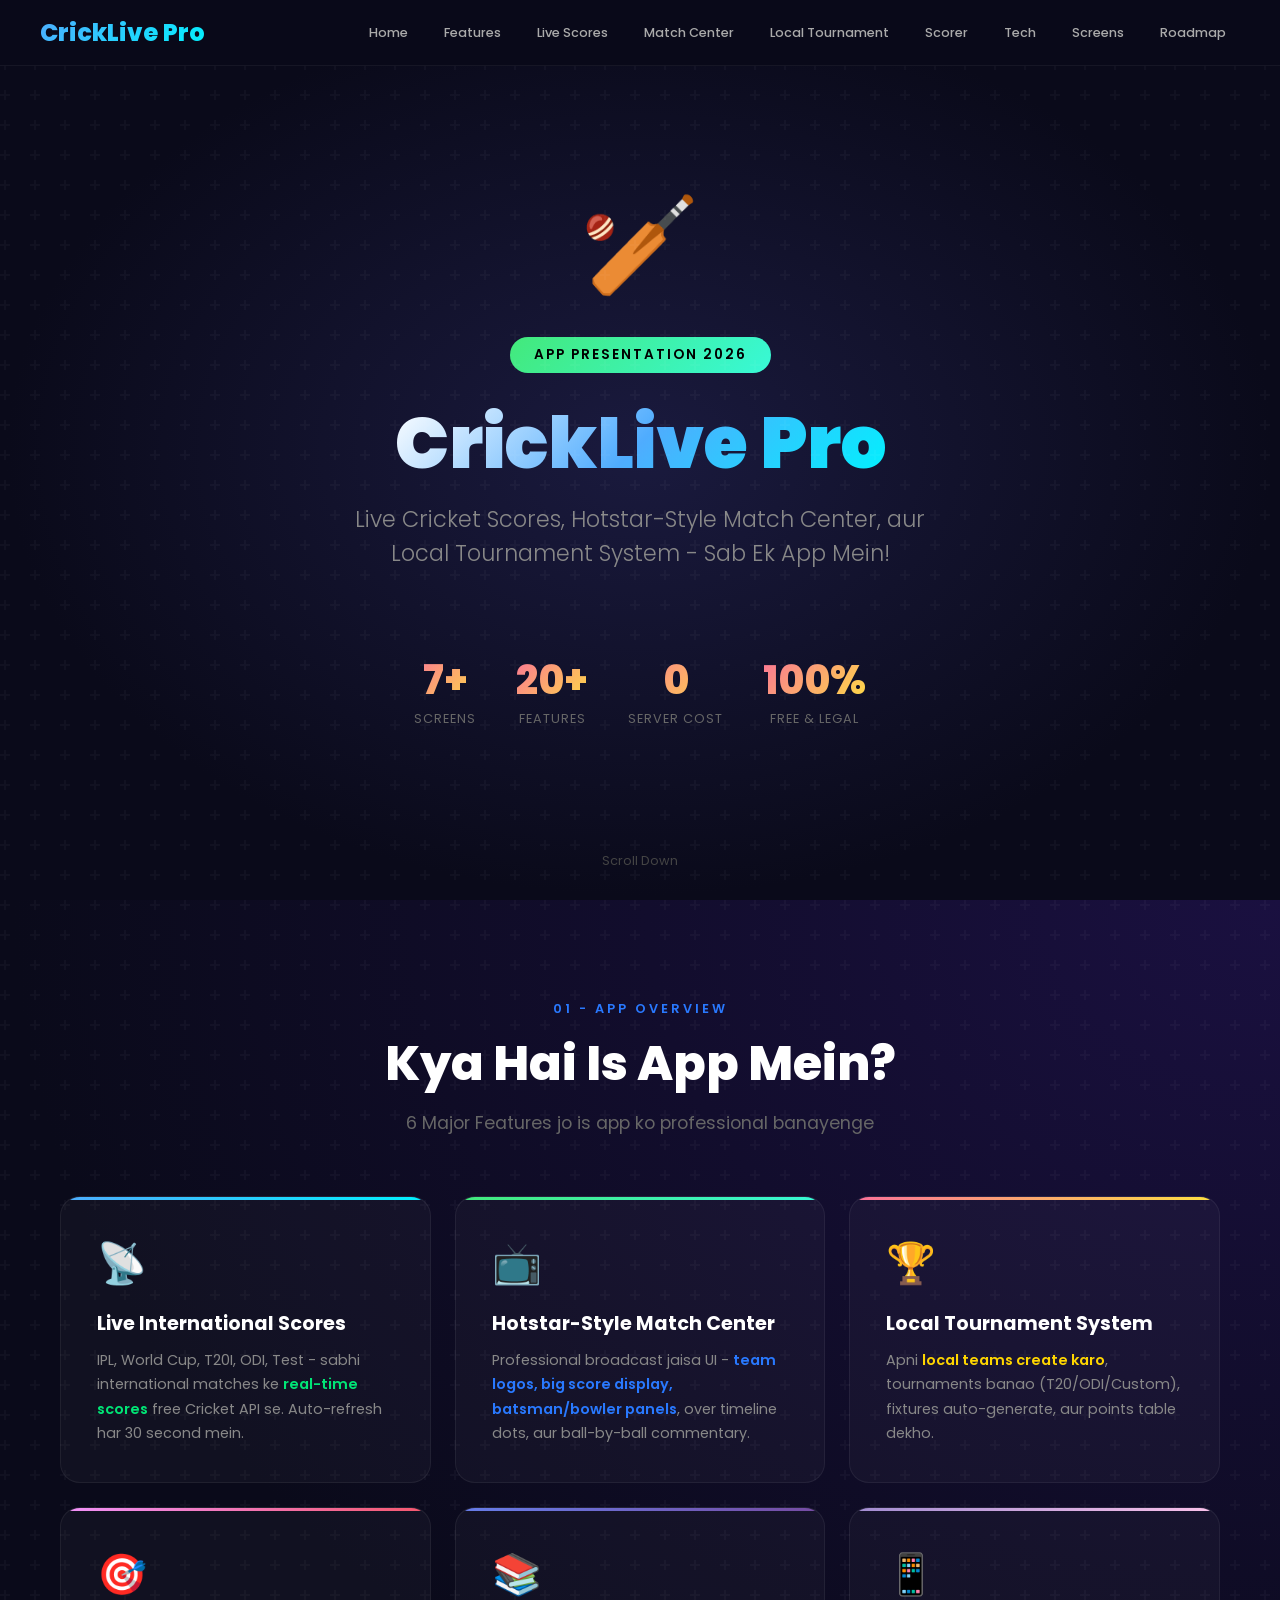
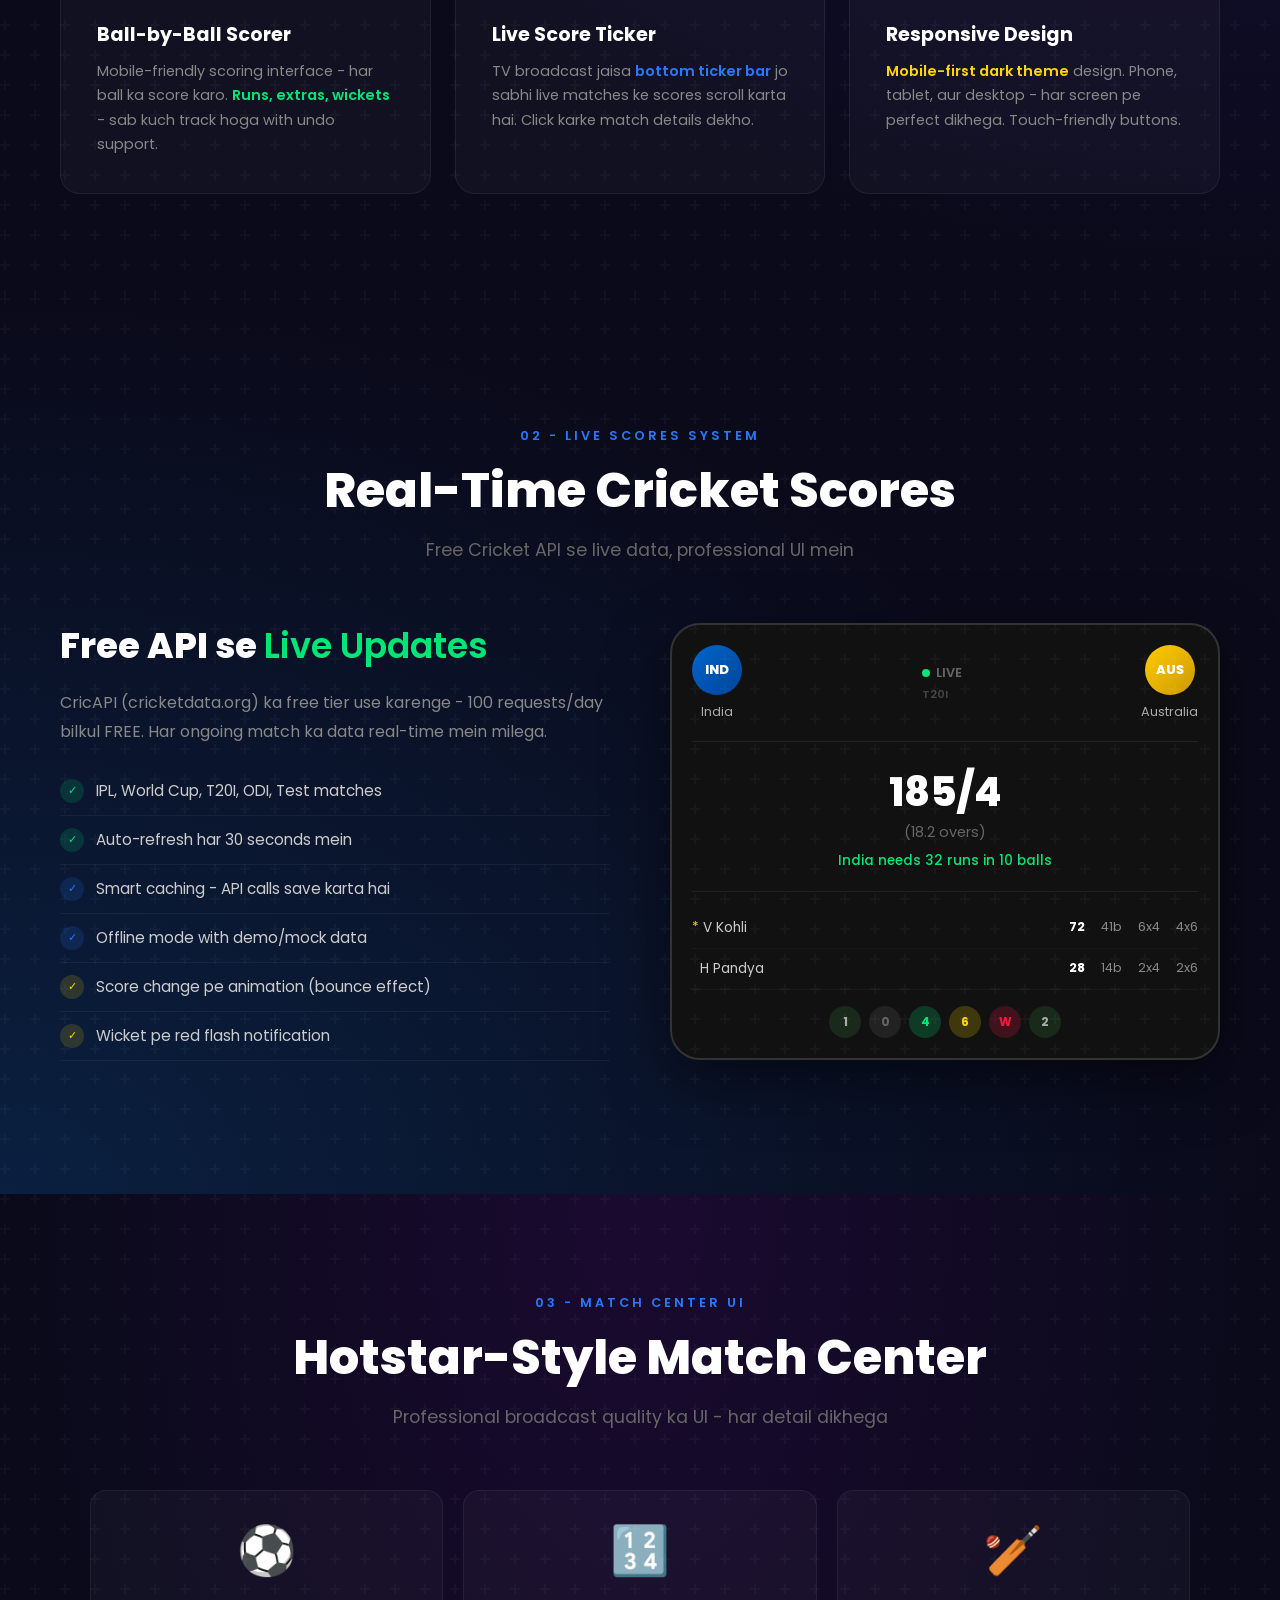
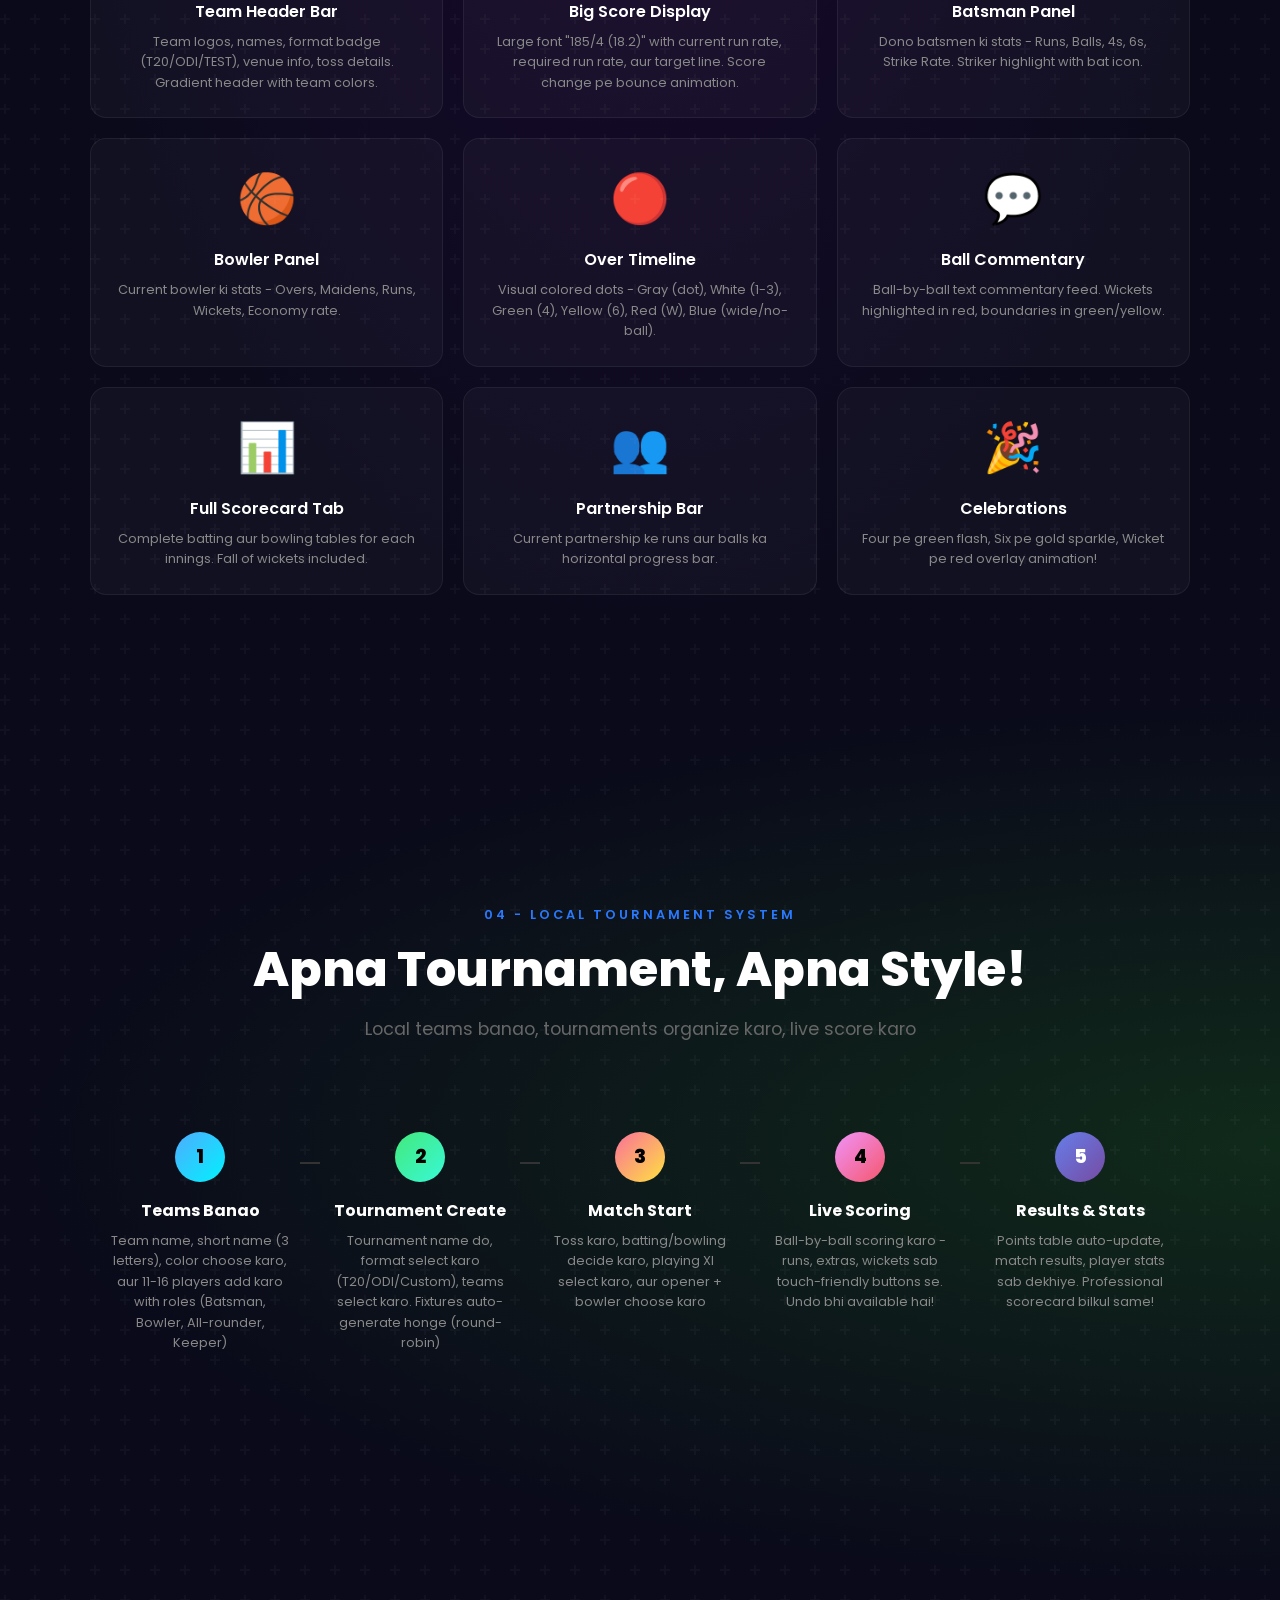
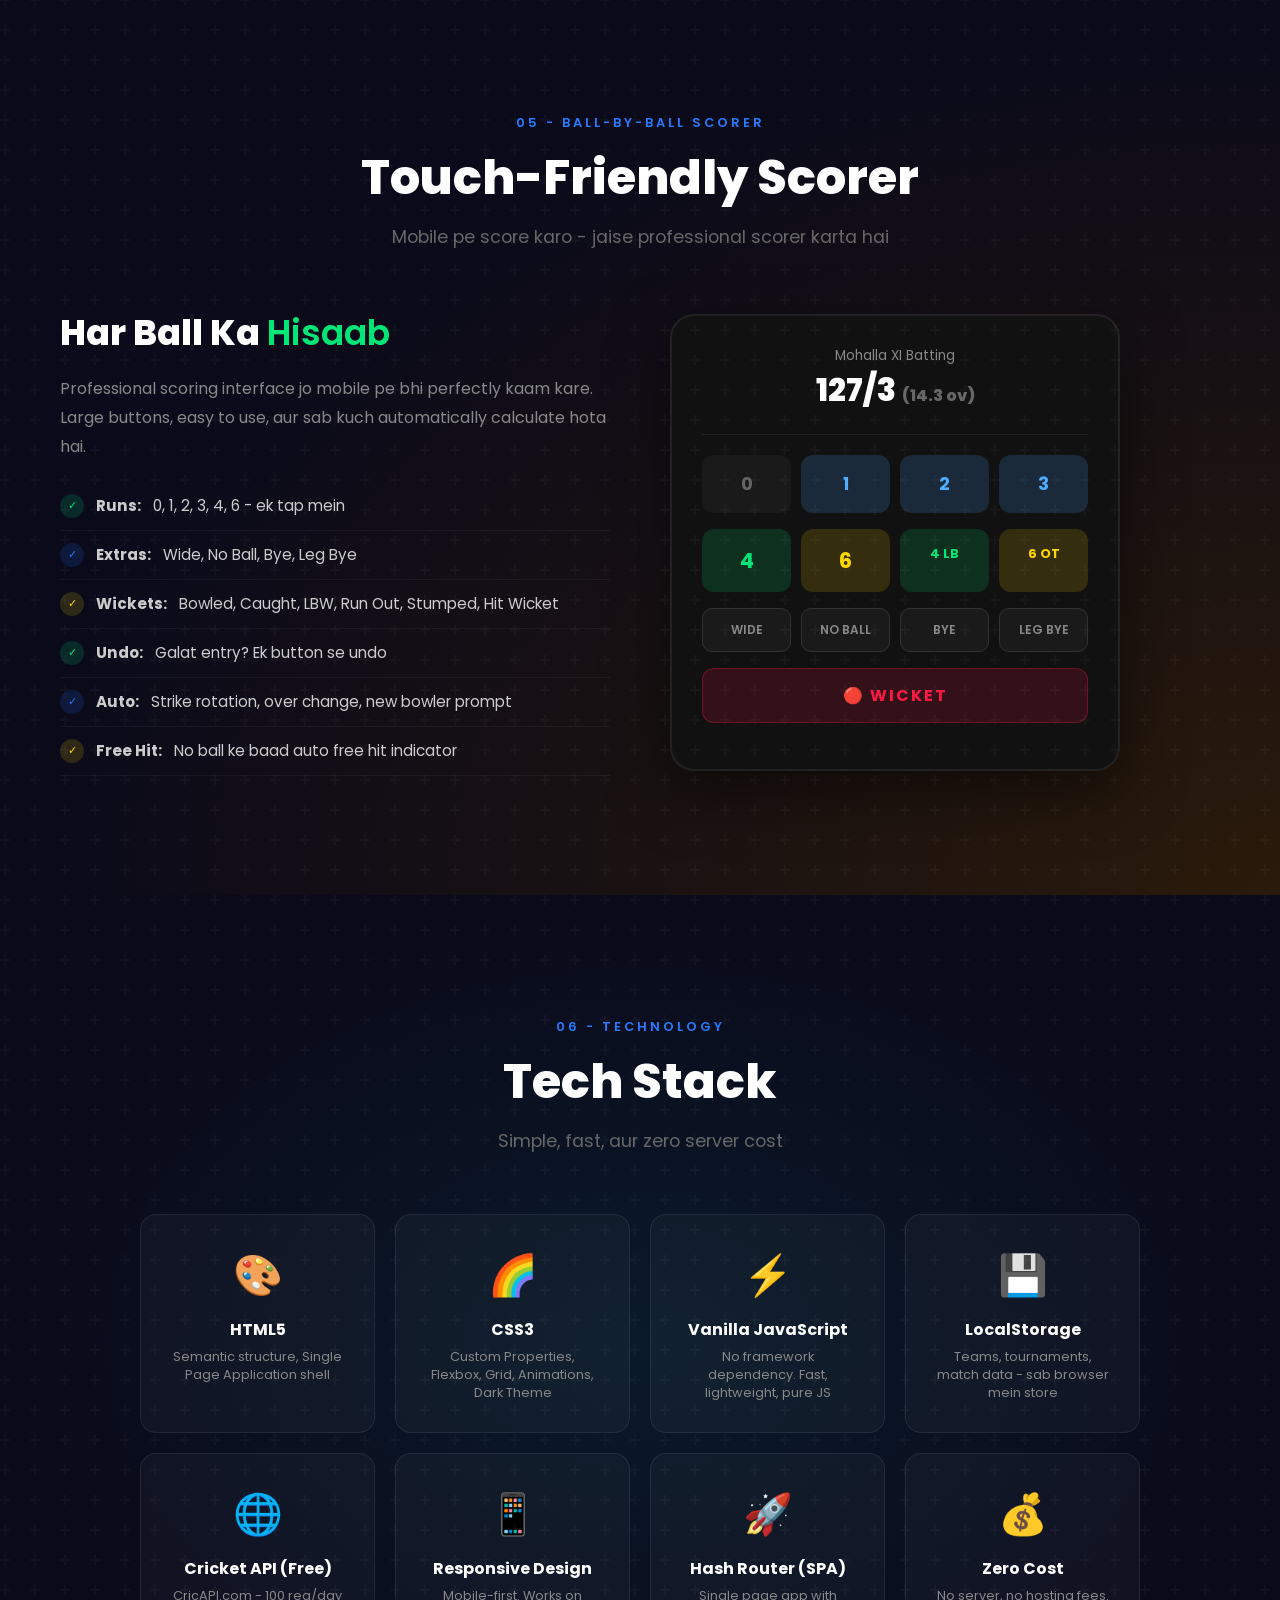
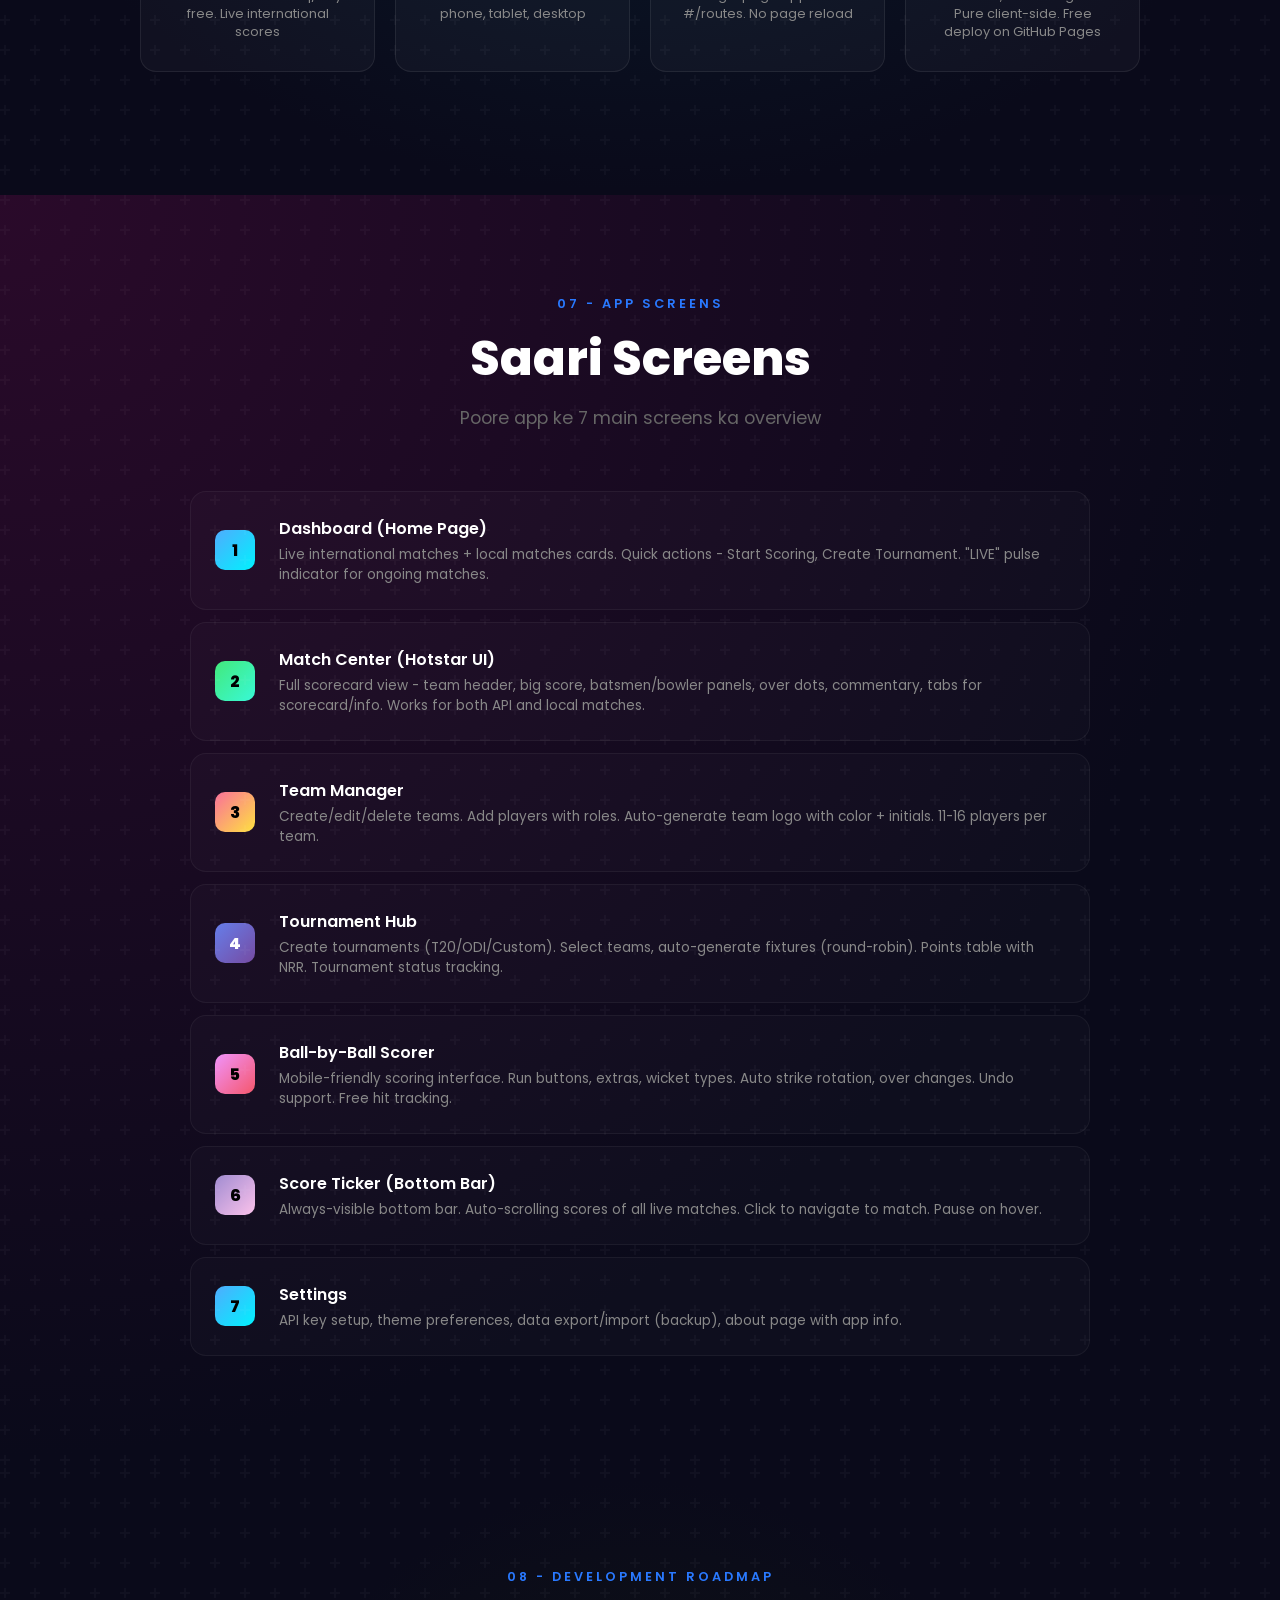
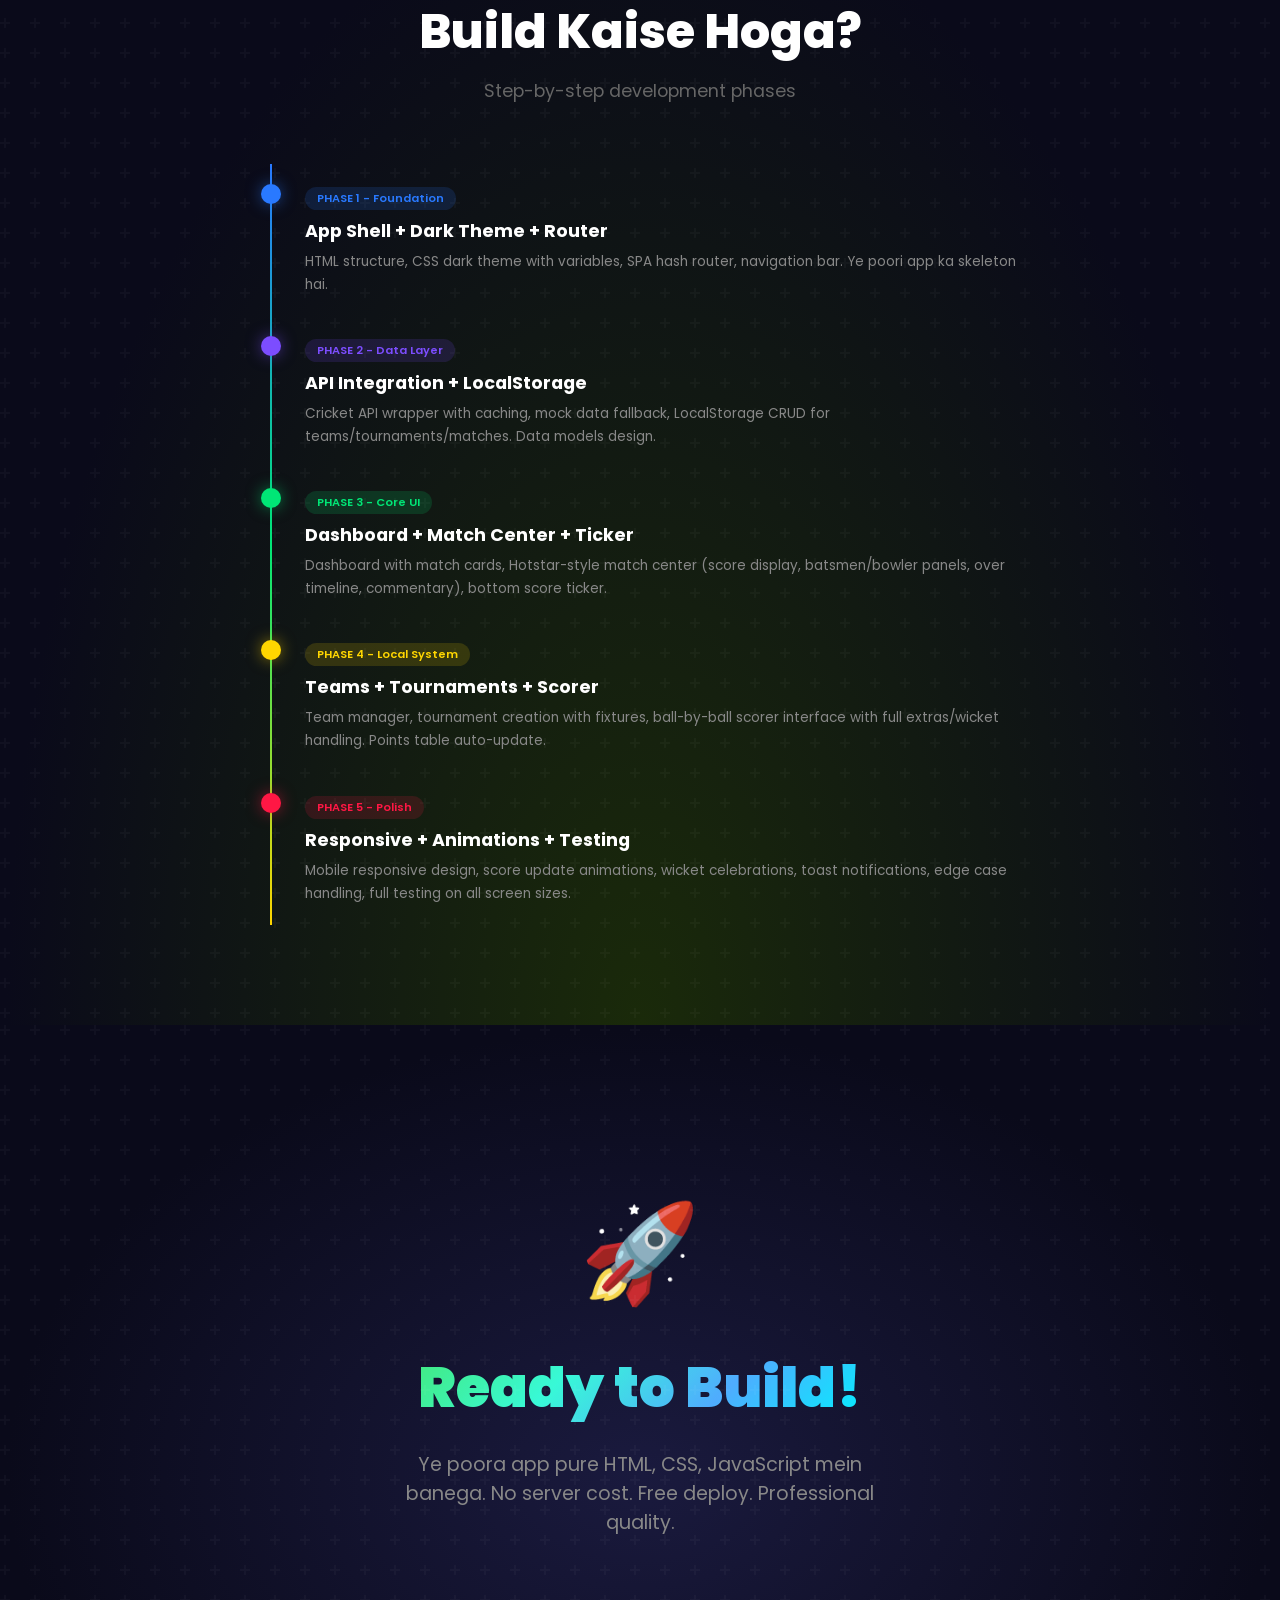
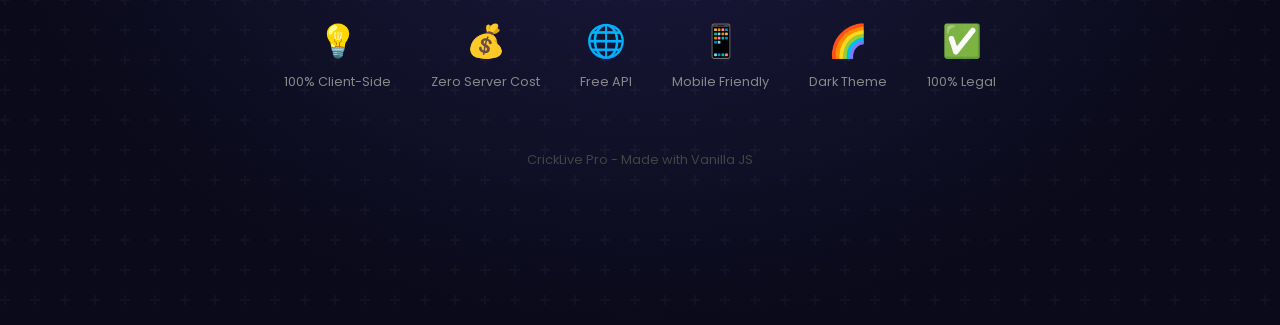
<file: CricketApp_Presentation.html>
<!DOCTYPE html>
<html lang="hi">
<head>
    <meta charset="UTF-8">
    <meta name="viewport" content="width=device-width, initial-scale=1.0">
    <title>CrickBuzz Live - App Presentation</title>
    <style>
        @import url('https://fonts.googleapis.com/css2?family=Poppins:wght@300;400;500;600;700;800;900&display=swap');

        * { margin: 0; padding: 0; box-sizing: border-box; }

        :root {
            --bg-dark: #0a0a1a;
            --bg-card: #12122a;
            --bg-surface: #1a1a3e;
            --accent-green: #00e676;
            --accent-yellow: #ffd600;
            --accent-red: #ff1744;
            --accent-blue: #2979ff;
            --accent-purple: #7c4dff;
            --gradient-1: linear-gradient(135deg, #667eea 0%, #764ba2 100%);
            --gradient-2: linear-gradient(135deg, #f093fb 0%, #f5576c 100%);
            --gradient-3: linear-gradient(135deg, #4facfe 0%, #00f2fe 100%);
            --gradient-4: linear-gradient(135deg, #43e97b 0%, #38f9d7 100%);
            --gradient-5: linear-gradient(135deg, #fa709a 0%, #fee140 100%);
            --gradient-6: linear-gradient(135deg, #a18cd1 0%, #fbc2eb 100%);
        }

        body {
            font-family: 'Poppins', sans-serif;
            background: var(--bg-dark);
            color: #fff;
            overflow-x: hidden;
            scroll-behavior: smooth;
        }

        /* ============ NAVIGATION ============ */
        .nav {
            position: fixed;
            top: 0;
            left: 0;
            right: 0;
            z-index: 1000;
            background: rgba(10, 10, 26, 0.95);
            backdrop-filter: blur(20px);
            padding: 15px 40px;
            display: flex;
            justify-content: space-between;
            align-items: center;
            border-bottom: 1px solid rgba(255,255,255,0.05);
        }

        .nav-logo {
            font-size: 1.5rem;
            font-weight: 800;
            background: var(--gradient-3);
            -webkit-background-clip: text;
            -webkit-text-fill-color: transparent;
        }

        .nav-links {
            display: flex;
            gap: 8px;
            flex-wrap: wrap;
        }

        .nav-links a {
            color: #aaa;
            text-decoration: none;
            padding: 6px 14px;
            border-radius: 20px;
            font-size: 0.8rem;
            font-weight: 500;
            transition: all 0.3s;
        }

        .nav-links a:hover {
            color: #fff;
            background: rgba(255,255,255,0.1);
        }

        /* ============ SLIDES ============ */
        .slide {
            min-height: 100vh;
            display: flex;
            flex-direction: column;
            justify-content: center;
            align-items: center;
            padding: 100px 60px;
            position: relative;
            overflow: hidden;
        }

        .slide::before {
            content: '';
            position: absolute;
            top: 0;
            left: 0;
            right: 0;
            bottom: 0;
            opacity: 0.03;
            background-image: url("data:image/svg+xml,%3Csvg width='60' height='60' viewBox='0 0 60 60' xmlns='http://www.w3.org/2000/svg'%3E%3Cg fill='none' fill-rule='evenodd'%3E%3Cg fill='%23ffffff' fill-opacity='1'%3E%3Cpath d='M36 34v-4h-2v4h-4v2h4v4h2v-4h4v-2h-4zm0-30V0h-2v4h-4v2h4v4h2V6h4V4h-4zM6 34v-4H4v4H0v2h4v4h2v-4h4v-2H6zM6 4V0H4v4H0v2h4v4h2V6h4V4H6z'/%3E%3C/g%3E%3C/g%3E%3C/svg%3E");
        }

        /* ============ SLIDE 1: TITLE ============ */
        .slide-title {
            background: radial-gradient(ellipse at center, #1a1a3e 0%, #0a0a1a 70%);
            text-align: center;
        }

        .title-badge {
            display: inline-block;
            background: var(--gradient-4);
            color: #000;
            padding: 8px 24px;
            border-radius: 30px;
            font-size: 0.85rem;
            font-weight: 600;
            margin-bottom: 30px;
            letter-spacing: 2px;
            text-transform: uppercase;
        }

        .main-title {
            font-size: 4.5rem;
            font-weight: 900;
            line-height: 1.1;
            margin-bottom: 20px;
            background: linear-gradient(135deg, #fff 0%, #4facfe 50%, #00f2fe 100%);
            -webkit-background-clip: text;
            -webkit-text-fill-color: transparent;
        }

        .main-subtitle {
            font-size: 1.4rem;
            color: #888;
            font-weight: 300;
            max-width: 600px;
            margin-bottom: 40px;
        }

        .cricket-emoji {
            font-size: 6rem;
            margin-bottom: 20px;
            animation: bounce 2s infinite;
        }

        @keyframes bounce {
            0%, 100% { transform: translateY(0); }
            50% { transform: translateY(-20px); }
        }

        .stats-row {
            display: flex;
            gap: 40px;
            margin-top: 40px;
        }

        .stat-item {
            text-align: center;
        }

        .stat-number {
            font-size: 2.5rem;
            font-weight: 800;
            background: var(--gradient-5);
            -webkit-background-clip: text;
            -webkit-text-fill-color: transparent;
        }

        .stat-label {
            font-size: 0.8rem;
            color: #666;
            text-transform: uppercase;
            letter-spacing: 1px;
        }

        /* ============ SLIDE 2: OVERVIEW ============ */
        .slide-overview {
            background: radial-gradient(ellipse at top right, #1a1040 0%, #0a0a1a 70%);
        }

        .section-header {
            text-align: center;
            margin-bottom: 60px;
        }

        .section-number {
            font-size: 0.8rem;
            color: var(--accent-blue);
            letter-spacing: 3px;
            text-transform: uppercase;
            font-weight: 600;
        }

        .section-title {
            font-size: 3rem;
            font-weight: 800;
            margin-top: 10px;
        }

        .section-subtitle {
            color: #666;
            font-size: 1.1rem;
            margin-top: 10px;
        }

        .features-grid {
            display: grid;
            grid-template-columns: repeat(auto-fit, minmax(280px, 1fr));
            gap: 24px;
            max-width: 1200px;
            width: 100%;
        }

        .feature-card {
            background: rgba(255,255,255,0.03);
            border: 1px solid rgba(255,255,255,0.06);
            border-radius: 20px;
            padding: 36px;
            transition: all 0.4s;
            position: relative;
            overflow: hidden;
        }

        .feature-card:hover {
            transform: translateY(-8px);
            border-color: rgba(255,255,255,0.15);
            background: rgba(255,255,255,0.06);
        }

        .feature-card::before {
            content: '';
            position: absolute;
            top: 0;
            left: 0;
            right: 0;
            height: 3px;
            border-radius: 20px 20px 0 0;
        }

        .feature-card:nth-child(1)::before { background: var(--gradient-3); }
        .feature-card:nth-child(2)::before { background: var(--gradient-4); }
        .feature-card:nth-child(3)::before { background: var(--gradient-5); }
        .feature-card:nth-child(4)::before { background: var(--gradient-2); }
        .feature-card:nth-child(5)::before { background: var(--gradient-1); }
        .feature-card:nth-child(6)::before { background: var(--gradient-6); }

        .feature-icon {
            font-size: 2.5rem;
            margin-bottom: 16px;
        }

        .feature-title {
            font-size: 1.2rem;
            font-weight: 700;
            margin-bottom: 10px;
        }

        .feature-desc {
            color: #888;
            font-size: 0.9rem;
            line-height: 1.7;
        }

        /* ============ SLIDE 3: LIVE SCORES ============ */
        .slide-live {
            background: radial-gradient(ellipse at bottom left, #0a2040 0%, #0a0a1a 70%);
        }

        .two-col {
            display: grid;
            grid-template-columns: 1fr 1fr;
            gap: 60px;
            max-width: 1200px;
            width: 100%;
            align-items: center;
        }

        .col-text h3 {
            font-size: 2.2rem;
            font-weight: 800;
            margin-bottom: 20px;
            line-height: 1.3;
        }

        .col-text p {
            color: #888;
            line-height: 1.8;
            margin-bottom: 20px;
        }

        .feature-list {
            list-style: none;
            padding: 0;
        }

        .feature-list li {
            padding: 12px 0;
            border-bottom: 1px solid rgba(255,255,255,0.05);
            display: flex;
            align-items: center;
            gap: 12px;
            font-size: 0.95rem;
            color: #ccc;
        }

        .feature-list li .check {
            width: 24px;
            height: 24px;
            border-radius: 50%;
            display: flex;
            align-items: center;
            justify-content: center;
            font-size: 0.7rem;
            flex-shrink: 0;
        }

        .check-green { background: rgba(0,230,118,0.15); color: var(--accent-green); }
        .check-blue { background: rgba(41,121,255,0.15); color: var(--accent-blue); }
        .check-yellow { background: rgba(255,214,0,0.15); color: var(--accent-yellow); }

        /* Mock UI Preview */
        .mock-phone {
            background: #111;
            border-radius: 30px;
            padding: 20px;
            border: 2px solid #333;
            box-shadow: 0 20px 60px rgba(0,0,0,0.5);
        }

        .mock-header {
            display: flex;
            justify-content: space-between;
            align-items: center;
            margin-bottom: 20px;
        }

        .mock-team {
            text-align: center;
        }

        .mock-team-logo {
            width: 50px;
            height: 50px;
            border-radius: 50%;
            display: flex;
            align-items: center;
            justify-content: center;
            font-weight: 800;
            font-size: 0.8rem;
            margin: 0 auto 8px;
        }

        .mock-vs {
            color: #666;
            font-size: 0.8rem;
            font-weight: 600;
        }

        .mock-score-big {
            text-align: center;
            padding: 20px 0;
            border-top: 1px solid #222;
            border-bottom: 1px solid #222;
        }

        .mock-score-big .score {
            font-size: 2.5rem;
            font-weight: 800;
        }

        .mock-score-big .overs {
            color: #666;
            font-size: 0.9rem;
        }

        .mock-score-big .status {
            color: var(--accent-green);
            font-size: 0.85rem;
            margin-top: 8px;
            font-weight: 500;
        }

        .live-dot {
            display: inline-block;
            width: 8px;
            height: 8px;
            background: var(--accent-green);
            border-radius: 50%;
            margin-right: 6px;
            animation: pulse 1.5s infinite;
        }

        @keyframes pulse {
            0%, 100% { opacity: 1; transform: scale(1); }
            50% { opacity: 0.5; transform: scale(0.8); }
        }

        .mock-batsmen {
            margin-top: 16px;
        }

        .mock-batsman-row {
            display: flex;
            justify-content: space-between;
            padding: 10px 0;
            border-bottom: 1px solid #1a1a1a;
            font-size: 0.85rem;
        }

        .mock-batsman-name {
            color: #ccc;
            flex: 1;
        }

        .mock-batsman-name .striker { color: var(--accent-yellow); }

        .mock-batsman-stats {
            display: flex;
            gap: 16px;
            color: #888;
            font-size: 0.8rem;
        }

        .mock-batsman-stats .runs {
            color: #fff;
            font-weight: 700;
        }

        .mock-over-dots {
            display: flex;
            gap: 8px;
            margin-top: 16px;
            justify-content: center;
        }

        .dot {
            width: 32px;
            height: 32px;
            border-radius: 50%;
            display: flex;
            align-items: center;
            justify-content: center;
            font-size: 0.75rem;
            font-weight: 700;
        }

        .dot-0 { background: #222; color: #666; }
        .dot-1 { background: #1a2a1a; color: #aaa; }
        .dot-4 { background: rgba(0,230,118,0.2); color: var(--accent-green); }
        .dot-6 { background: rgba(255,214,0,0.2); color: var(--accent-yellow); }
        .dot-w { background: rgba(255,23,68,0.2); color: var(--accent-red); }

        /* ============ SLIDE 4: MATCH CENTER ============ */
        .slide-matchcenter {
            background: radial-gradient(ellipse at top, #1a0a30 0%, #0a0a1a 70%);
        }

        .ui-preview-grid {
            display: grid;
            grid-template-columns: repeat(3, 1fr);
            gap: 20px;
            max-width: 1100px;
            width: 100%;
        }

        .ui-preview-item {
            background: rgba(255,255,255,0.03);
            border: 1px solid rgba(255,255,255,0.06);
            border-radius: 16px;
            padding: 24px;
            text-align: center;
        }

        .ui-preview-item .preview-icon {
            font-size: 3rem;
            margin-bottom: 12px;
        }

        .ui-preview-item h4 {
            font-size: 1rem;
            font-weight: 600;
            margin-bottom: 8px;
        }

        .ui-preview-item p {
            color: #888;
            font-size: 0.8rem;
            line-height: 1.6;
        }

        /* ============ SLIDE 5: LOCAL TOURNAMENT ============ */
        .slide-local {
            background: radial-gradient(ellipse at center right, #102a1a 0%, #0a0a1a 70%);
        }

        .flow-steps {
            display: flex;
            gap: 0;
            max-width: 1100px;
            width: 100%;
            align-items: flex-start;
        }

        .flow-step {
            flex: 1;
            text-align: center;
            padding: 30px 20px;
            position: relative;
        }

        .flow-step::after {
            content: '';
            position: absolute;
            top: 60px;
            right: -10px;
            width: 20px;
            height: 2px;
            background: #333;
        }

        .flow-step:last-child::after { display: none; }

        .flow-step-num {
            width: 50px;
            height: 50px;
            border-radius: 50%;
            display: flex;
            align-items: center;
            justify-content: center;
            font-weight: 800;
            font-size: 1.2rem;
            margin: 0 auto 16px;
        }

        .step-1 .flow-step-num { background: var(--gradient-3); color: #000; }
        .step-2 .flow-step-num { background: var(--gradient-4); color: #000; }
        .step-3 .flow-step-num { background: var(--gradient-5); color: #000; }
        .step-4 .flow-step-num { background: var(--gradient-2); color: #000; }
        .step-5 .flow-step-num { background: var(--gradient-1); color: #fff; }

        .flow-step h4 {
            font-size: 1rem;
            font-weight: 700;
            margin-bottom: 8px;
        }

        .flow-step p {
            color: #888;
            font-size: 0.8rem;
            line-height: 1.6;
        }

        /* ============ SLIDE 6: SCORER ============ */
        .slide-scorer {
            background: radial-gradient(ellipse at bottom right, #2a1a0a 0%, #0a0a1a 70%);
        }

        .scorer-preview {
            background: #111;
            border-radius: 24px;
            padding: 30px;
            max-width: 450px;
            width: 100%;
            border: 2px solid #222;
            box-shadow: 0 20px 60px rgba(0,0,0,0.5);
        }

        .scorer-mini-score {
            text-align: center;
            padding-bottom: 20px;
            border-bottom: 1px solid #222;
            margin-bottom: 20px;
        }

        .scorer-mini-score .team-name {
            font-size: 0.85rem;
            color: #888;
        }

        .scorer-mini-score .score-text {
            font-size: 2rem;
            font-weight: 800;
        }

        .scorer-buttons {
            display: grid;
            grid-template-columns: repeat(4, 1fr);
            gap: 10px;
            margin-bottom: 16px;
        }

        .scorer-btn {
            padding: 16px 8px;
            border-radius: 12px;
            text-align: center;
            font-weight: 700;
            font-size: 1.1rem;
            border: none;
            cursor: pointer;
        }

        .btn-run { background: #1a2a3a; color: #4facfe; }
        .btn-4 { background: rgba(0,230,118,0.15); color: var(--accent-green); font-size: 1.3rem; }
        .btn-6 { background: rgba(255,214,0,0.15); color: var(--accent-yellow); font-size: 1.3rem; }
        .btn-dot { background: #1a1a1a; color: #666; }

        .scorer-extras {
            display: grid;
            grid-template-columns: repeat(4, 1fr);
            gap: 10px;
            margin-bottom: 16px;
        }

        .btn-extra {
            padding: 12px 8px;
            border-radius: 10px;
            text-align: center;
            font-size: 0.75rem;
            font-weight: 600;
            background: #1a1a1a;
            color: #888;
            border: 1px solid #333;
        }

        .btn-wicket {
            grid-column: span 4;
            padding: 14px;
            border-radius: 12px;
            text-align: center;
            font-weight: 700;
            font-size: 1rem;
            background: rgba(255,23,68,0.15);
            color: var(--accent-red);
            border: 1px solid rgba(255,23,68,0.3);
            text-transform: uppercase;
            letter-spacing: 2px;
        }

        /* ============ SLIDE 7: TECH STACK ============ */
        .slide-tech {
            background: radial-gradient(ellipse at center, #0a1a2a 0%, #0a0a1a 70%);
        }

        .tech-grid {
            display: grid;
            grid-template-columns: repeat(auto-fit, minmax(220px, 1fr));
            gap: 20px;
            max-width: 1000px;
            width: 100%;
        }

        .tech-card {
            background: rgba(255,255,255,0.03);
            border: 1px solid rgba(255,255,255,0.08);
            border-radius: 16px;
            padding: 30px;
            text-align: center;
            transition: all 0.3s;
        }

        .tech-card:hover {
            transform: translateY(-5px);
            background: rgba(255,255,255,0.06);
        }

        .tech-card .tech-icon {
            font-size: 2.5rem;
            margin-bottom: 12px;
        }

        .tech-card h4 {
            font-size: 1rem;
            font-weight: 700;
            margin-bottom: 6px;
        }

        .tech-card p {
            color: #888;
            font-size: 0.8rem;
        }

        /* ============ SLIDE 8: SCREENS ============ */
        .slide-screens {
            background: radial-gradient(ellipse at top left, #2a0a2a 0%, #0a0a1a 70%);
        }

        .screen-list {
            max-width: 900px;
            width: 100%;
        }

        .screen-item {
            display: flex;
            gap: 24px;
            padding: 24px;
            background: rgba(255,255,255,0.02);
            border: 1px solid rgba(255,255,255,0.05);
            border-radius: 16px;
            margin-bottom: 12px;
            align-items: center;
            transition: all 0.3s;
        }

        .screen-item:hover {
            background: rgba(255,255,255,0.05);
            transform: translateX(8px);
        }

        .screen-num {
            width: 40px;
            height: 40px;
            border-radius: 10px;
            display: flex;
            align-items: center;
            justify-content: center;
            font-weight: 800;
            font-size: 1rem;
            flex-shrink: 0;
        }

        .screen-item:nth-child(1) .screen-num { background: var(--gradient-3); color: #000; }
        .screen-item:nth-child(2) .screen-num { background: var(--gradient-4); color: #000; }
        .screen-item:nth-child(3) .screen-num { background: var(--gradient-5); color: #000; }
        .screen-item:nth-child(4) .screen-num { background: var(--gradient-1); color: #fff; }
        .screen-item:nth-child(5) .screen-num { background: var(--gradient-2); color: #000; }
        .screen-item:nth-child(6) .screen-num { background: var(--gradient-6); color: #000; }
        .screen-item:nth-child(7) .screen-num { background: var(--gradient-3); color: #000; }

        .screen-info h4 {
            font-size: 1rem;
            font-weight: 600;
            margin-bottom: 4px;
        }

        .screen-info p {
            color: #888;
            font-size: 0.85rem;
        }

        /* ============ SLIDE 9: ROADMAP ============ */
        .slide-roadmap {
            background: radial-gradient(ellipse at bottom, #1a2a0a 0%, #0a0a1a 70%);
        }

        .roadmap {
            max-width: 800px;
            width: 100%;
            position: relative;
        }

        .roadmap::before {
            content: '';
            position: absolute;
            top: 0;
            bottom: 0;
            left: 30px;
            width: 2px;
            background: linear-gradient(to bottom, var(--accent-blue), var(--accent-green), var(--accent-yellow));
        }

        .roadmap-item {
            display: flex;
            gap: 24px;
            padding: 20px 0;
            align-items: flex-start;
        }

        .roadmap-dot {
            width: 20px;
            height: 20px;
            border-radius: 50%;
            flex-shrink: 0;
            margin-left: 21px;
            z-index: 1;
        }

        .roadmap-item:nth-child(1) .roadmap-dot { background: var(--accent-blue); box-shadow: 0 0 15px rgba(41,121,255,0.5); }
        .roadmap-item:nth-child(2) .roadmap-dot { background: var(--accent-purple); box-shadow: 0 0 15px rgba(124,77,255,0.5); }
        .roadmap-item:nth-child(3) .roadmap-dot { background: var(--accent-green); box-shadow: 0 0 15px rgba(0,230,118,0.5); }
        .roadmap-item:nth-child(4) .roadmap-dot { background: var(--accent-yellow); box-shadow: 0 0 15px rgba(255,214,0,0.5); }
        .roadmap-item:nth-child(5) .roadmap-dot { background: var(--accent-red); box-shadow: 0 0 15px rgba(255,23,68,0.5); }

        .roadmap-content h4 {
            font-size: 1.1rem;
            font-weight: 700;
            margin-bottom: 6px;
        }

        .roadmap-content p {
            color: #888;
            font-size: 0.85rem;
            line-height: 1.7;
        }

        .roadmap-content .phase-tag {
            display: inline-block;
            padding: 3px 12px;
            border-radius: 12px;
            font-size: 0.7rem;
            font-weight: 600;
            margin-bottom: 8px;
        }

        .tag-blue { background: rgba(41,121,255,0.15); color: var(--accent-blue); }
        .tag-purple { background: rgba(124,77,255,0.15); color: var(--accent-purple); }
        .tag-green { background: rgba(0,230,118,0.15); color: var(--accent-green); }
        .tag-yellow { background: rgba(255,214,0,0.15); color: var(--accent-yellow); }
        .tag-red { background: rgba(255,23,68,0.15); color: var(--accent-red); }

        /* ============ SLIDE 10: CTA ============ */
        .slide-cta {
            background: radial-gradient(ellipse at center, #1a1a3e 0%, #0a0a1a 70%);
            text-align: center;
        }

        .cta-title {
            font-size: 3.5rem;
            font-weight: 900;
            margin-bottom: 20px;
            background: linear-gradient(135deg, #43e97b, #38f9d7, #4facfe, #00f2fe);
            -webkit-background-clip: text;
            -webkit-text-fill-color: transparent;
        }

        .cta-subtitle {
            color: #888;
            font-size: 1.2rem;
            margin-bottom: 40px;
            max-width: 500px;
        }

        .cta-features {
            display: flex;
            gap: 40px;
            margin-top: 40px;
            flex-wrap: wrap;
            justify-content: center;
        }

        .cta-feature {
            text-align: center;
        }

        .cta-feature .icon {
            font-size: 2rem;
            margin-bottom: 8px;
        }

        .cta-feature .label {
            font-size: 0.8rem;
            color: #888;
        }

        /* ============ RESPONSIVE ============ */
        @media (max-width: 768px) {
            .slide { padding: 80px 24px; }
            .main-title { font-size: 2.5rem; }
            .section-title { font-size: 2rem; }
            .two-col { grid-template-columns: 1fr; }
            .ui-preview-grid { grid-template-columns: 1fr 1fr; }
            .flow-steps { flex-direction: column; }
            .flow-step::after { display: none; }
            .stats-row { flex-direction: column; gap: 20px; }
            .nav-links { display: none; }
            .cta-title { font-size: 2.2rem; }
        }

        /* Smooth scroll indicator */
        .scroll-indicator {
            position: absolute;
            bottom: 30px;
            left: 50%;
            transform: translateX(-50%);
            color: #444;
            font-size: 0.8rem;
            text-align: center;
            animation: fadeInOut 2s infinite;
        }

        @keyframes fadeInOut {
            0%, 100% { opacity: 0.3; }
            50% { opacity: 1; }
        }

        .highlight { color: var(--accent-green); font-weight: 600; }
        .highlight-blue { color: var(--accent-blue); font-weight: 600; }
        .highlight-yellow { color: var(--accent-yellow); font-weight: 600; }
    </style>
</head>
<body>

    <!-- Navigation -->
    <nav class="nav">
        <div class="nav-logo">CrickLive Pro</div>
        <div class="nav-links">
            <a href="#title">Home</a>
            <a href="#overview">Features</a>
            <a href="#live">Live Scores</a>
            <a href="#matchcenter">Match Center</a>
            <a href="#local">Local Tournament</a>
            <a href="#scorer">Scorer</a>
            <a href="#tech">Tech</a>
            <a href="#screens">Screens</a>
            <a href="#roadmap">Roadmap</a>
        </div>
    </nav>

    <!-- ==================== SLIDE 1: TITLE ==================== -->
    <section class="slide slide-title" id="title">
        <div class="cricket-emoji">&#127951;</div>
        <div class="title-badge">App Presentation 2026</div>
        <h1 class="main-title">CrickLive Pro</h1>
        <p class="main-subtitle">Live Cricket Scores, Hotstar-Style Match Center, aur Local Tournament System - Sab Ek App Mein!</p>

        <div class="stats-row">
            <div class="stat-item">
                <div class="stat-number">7+</div>
                <div class="stat-label">Screens</div>
            </div>
            <div class="stat-item">
                <div class="stat-number">20+</div>
                <div class="stat-label">Features</div>
            </div>
            <div class="stat-item">
                <div class="stat-number">0</div>
                <div class="stat-label">Server Cost</div>
            </div>
            <div class="stat-item">
                <div class="stat-number">100%</div>
                <div class="stat-label">Free & Legal</div>
            </div>
        </div>

        <div class="scroll-indicator">Scroll Down</div>
    </section>

    <!-- ==================== SLIDE 2: APP OVERVIEW ==================== -->
    <section class="slide slide-overview" id="overview">
        <div class="section-header">
            <div class="section-number">01 - App Overview</div>
            <h2 class="section-title">Kya Hai Is App Mein?</h2>
            <p class="section-subtitle">6 Major Features jo is app ko professional banayenge</p>
        </div>

        <div class="features-grid">
            <div class="feature-card">
                <div class="feature-icon">&#128225;</div>
                <div class="feature-title">Live International Scores</div>
                <div class="feature-desc">IPL, World Cup, T20I, ODI, Test - sabhi international matches ke <span class="highlight">real-time scores</span> free Cricket API se. Auto-refresh har 30 second mein.</div>
            </div>
            <div class="feature-card">
                <div class="feature-icon">&#128250;</div>
                <div class="feature-title">Hotstar-Style Match Center</div>
                <div class="feature-desc">Professional broadcast jaisa UI - <span class="highlight-blue">team logos, big score display, batsman/bowler panels</span>, over timeline dots, aur ball-by-ball commentary.</div>
            </div>
            <div class="feature-card">
                <div class="feature-icon">&#127942;</div>
                <div class="feature-title">Local Tournament System</div>
                <div class="feature-desc">Apni <span class="highlight-yellow">local teams create karo</span>, tournaments banao (T20/ODI/Custom), fixtures auto-generate, aur points table dekho.</div>
            </div>
            <div class="feature-card">
                <div class="feature-icon">&#127919;</div>
                <div class="feature-title">Ball-by-Ball Scorer</div>
                <div class="feature-desc">Mobile-friendly scoring interface - har ball ka score karo. <span class="highlight">Runs, extras, wickets</span> - sab kuch track hoga with undo support.</div>
            </div>
            <div class="feature-card">
                <div class="feature-icon">&#128218;</div>
                <div class="feature-title">Live Score Ticker</div>
                <div class="feature-desc">TV broadcast jaisa <span class="highlight-blue">bottom ticker bar</span> jo sabhi live matches ke scores scroll karta hai. Click karke match details dekho.</div>
            </div>
            <div class="feature-card">
                <div class="feature-icon">&#128241;</div>
                <div class="feature-title">Responsive Design</div>
                <div class="feature-desc"><span class="highlight-yellow">Mobile-first dark theme</span> design. Phone, tablet, aur desktop - har screen pe perfect dikhega. Touch-friendly buttons.</div>
            </div>
        </div>
    </section>

    <!-- ==================== SLIDE 3: LIVE SCORES ==================== -->
    <section class="slide slide-live" id="live">
        <div class="section-header">
            <div class="section-number">02 - Live Scores System</div>
            <h2 class="section-title">Real-Time Cricket Scores</h2>
            <p class="section-subtitle">Free Cricket API se live data, professional UI mein</p>
        </div>

        <div class="two-col">
            <div class="col-text">
                <h3>Free API se <span class="highlight">Live Updates</span></h3>
                <p>CricAPI (cricketdata.org) ka free tier use karenge - 100 requests/day bilkul FREE. Har ongoing match ka data real-time mein milega.</p>

                <ul class="feature-list">
                    <li>
                        <span class="check check-green">&#10003;</span>
                        IPL, World Cup, T20I, ODI, Test matches
                    </li>
                    <li>
                        <span class="check check-green">&#10003;</span>
                        Auto-refresh har 30 seconds mein
                    </li>
                    <li>
                        <span class="check check-blue">&#10003;</span>
                        Smart caching - API calls save karta hai
                    </li>
                    <li>
                        <span class="check check-blue">&#10003;</span>
                        Offline mode with demo/mock data
                    </li>
                    <li>
                        <span class="check check-yellow">&#10003;</span>
                        Score change pe animation (bounce effect)
                    </li>
                    <li>
                        <span class="check check-yellow">&#10003;</span>
                        Wicket pe red flash notification
                    </li>
                </ul>
            </div>

            <div class="col-visual">
                <div class="mock-phone">
                    <div class="mock-header">
                        <div class="mock-team">
                            <div class="mock-team-logo" style="background: linear-gradient(135deg, #0066cc, #004499);">IND</div>
                            <div style="font-size: 0.8rem; color: #aaa;">India</div>
                        </div>
                        <div class="mock-vs">
                            <div><span class="live-dot"></span>LIVE</div>
                            <div style="color: #444; font-size: 0.7rem; margin-top: 4px;">T20I</div>
                        </div>
                        <div class="mock-team">
                            <div class="mock-team-logo" style="background: linear-gradient(135deg, #ffcc00, #cc9900);">AUS</div>
                            <div style="font-size: 0.8rem; color: #aaa;">Australia</div>
                        </div>
                    </div>

                    <div class="mock-score-big">
                        <div class="score">185/4</div>
                        <div class="overs">(18.2 overs)</div>
                        <div class="status">India needs 32 runs in 10 balls</div>
                    </div>

                    <div class="mock-batsmen">
                        <div class="mock-batsman-row">
                            <div class="mock-batsman-name"><span class="striker">*</span> V Kohli</div>
                            <div class="mock-batsman-stats">
                                <span class="runs">72</span>
                                <span>41b</span>
                                <span>6x4</span>
                                <span>4x6</span>
                            </div>
                        </div>
                        <div class="mock-batsman-row">
                            <div class="mock-batsman-name">&nbsp;&nbsp;H Pandya</div>
                            <div class="mock-batsman-stats">
                                <span class="runs">28</span>
                                <span>14b</span>
                                <span>2x4</span>
                                <span>2x6</span>
                            </div>
                        </div>
                    </div>

                    <div class="mock-over-dots">
                        <div class="dot dot-1">1</div>
                        <div class="dot dot-0">0</div>
                        <div class="dot dot-4">4</div>
                        <div class="dot dot-6">6</div>
                        <div class="dot dot-w">W</div>
                        <div class="dot dot-1">2</div>
                    </div>
                </div>
            </div>
        </div>
    </section>

    <!-- ==================== SLIDE 4: MATCH CENTER ==================== -->
    <section class="slide slide-matchcenter" id="matchcenter">
        <div class="section-header">
            <div class="section-number">03 - Match Center UI</div>
            <h2 class="section-title">Hotstar-Style Match Center</h2>
            <p class="section-subtitle">Professional broadcast quality ka UI - har detail dikhega</p>
        </div>

        <div class="ui-preview-grid">
            <div class="ui-preview-item">
                <div class="preview-icon">&#9917;</div>
                <h4>Team Header Bar</h4>
                <p>Team logos, names, format badge (T20/ODI/TEST), venue info, toss details. Gradient header with team colors.</p>
            </div>
            <div class="ui-preview-item">
                <div class="preview-icon">&#128290;</div>
                <h4>Big Score Display</h4>
                <p>Large font "185/4 (18.2)" with current run rate, required run rate, aur target line. Score change pe bounce animation.</p>
            </div>
            <div class="ui-preview-item">
                <div class="preview-icon">&#127951;</div>
                <h4>Batsman Panel</h4>
                <p>Dono batsmen ki stats - Runs, Balls, 4s, 6s, Strike Rate. Striker highlight with bat icon.</p>
            </div>
            <div class="ui-preview-item">
                <div class="preview-icon">&#127936;</div>
                <h4>Bowler Panel</h4>
                <p>Current bowler ki stats - Overs, Maidens, Runs, Wickets, Economy rate.</p>
            </div>
            <div class="ui-preview-item">
                <div class="preview-icon">&#128308;</div>
                <h4>Over Timeline</h4>
                <p>Visual colored dots - Gray (dot), White (1-3), Green (4), Yellow (6), Red (W), Blue (wide/no-ball).</p>
            </div>
            <div class="ui-preview-item">
                <div class="preview-icon">&#128172;</div>
                <h4>Ball Commentary</h4>
                <p>Ball-by-ball text commentary feed. Wickets highlighted in red, boundaries in green/yellow.</p>
            </div>
            <div class="ui-preview-item">
                <div class="preview-icon">&#128202;</div>
                <h4>Full Scorecard Tab</h4>
                <p>Complete batting aur bowling tables for each innings. Fall of wickets included.</p>
            </div>
            <div class="ui-preview-item">
                <div class="preview-icon">&#128101;</div>
                <h4>Partnership Bar</h4>
                <p>Current partnership ke runs aur balls ka horizontal progress bar.</p>
            </div>
            <div class="ui-preview-item">
                <div class="preview-icon">&#127881;</div>
                <h4>Celebrations</h4>
                <p>Four pe green flash, Six pe gold sparkle, Wicket pe red overlay animation!</p>
            </div>
        </div>
    </section>

    <!-- ==================== SLIDE 5: LOCAL TOURNAMENT ==================== -->
    <section class="slide slide-local" id="local">
        <div class="section-header">
            <div class="section-number">04 - Local Tournament System</div>
            <h2 class="section-title">Apna Tournament, Apna Style!</h2>
            <p class="section-subtitle">Local teams banao, tournaments organize karo, live score karo</p>
        </div>

        <div class="flow-steps">
            <div class="flow-step step-1">
                <div class="flow-step-num">1</div>
                <h4>Teams Banao</h4>
                <p>Team name, short name (3 letters), color choose karo, aur 11-16 players add karo with roles (Batsman, Bowler, All-rounder, Keeper)</p>
            </div>
            <div class="flow-step step-2">
                <div class="flow-step-num">2</div>
                <h4>Tournament Create</h4>
                <p>Tournament name do, format select karo (T20/ODI/Custom), teams select karo. Fixtures auto-generate honge (round-robin)</p>
            </div>
            <div class="flow-step step-3">
                <div class="flow-step-num">3</div>
                <h4>Match Start</h4>
                <p>Toss karo, batting/bowling decide karo, playing XI select karo, aur opener + bowler choose karo</p>
            </div>
            <div class="flow-step step-4">
                <div class="flow-step-num">4</div>
                <h4>Live Scoring</h4>
                <p>Ball-by-ball scoring karo - runs, extras, wickets sab touch-friendly buttons se. Undo bhi available hai!</p>
            </div>
            <div class="flow-step step-5">
                <div class="flow-step-num">5</div>
                <h4>Results & Stats</h4>
                <p>Points table auto-update, match results, player stats sab dekhiye. Professional scorecard bilkul same!</p>
            </div>
        </div>
    </section>

    <!-- ==================== SLIDE 6: SCORER INTERFACE ==================== -->
    <section class="slide slide-scorer" id="scorer">
        <div class="section-header">
            <div class="section-number">05 - Ball-by-Ball Scorer</div>
            <h2 class="section-title">Touch-Friendly Scorer</h2>
            <p class="section-subtitle">Mobile pe score karo - jaise professional scorer karta hai</p>
        </div>

        <div class="two-col">
            <div class="col-text">
                <h3>Har Ball Ka <span class="highlight">Hisaab</span></h3>
                <p>Professional scoring interface jo mobile pe bhi perfectly kaam kare. Large buttons, easy to use, aur sab kuch automatically calculate hota hai.</p>

                <ul class="feature-list">
                    <li>
                        <span class="check check-green">&#10003;</span>
                        <strong>Runs:</strong> 0, 1, 2, 3, 4, 6 - ek tap mein
                    </li>
                    <li>
                        <span class="check check-blue">&#10003;</span>
                        <strong>Extras:</strong> Wide, No Ball, Bye, Leg Bye
                    </li>
                    <li>
                        <span class="check check-yellow">&#10003;</span>
                        <strong>Wickets:</strong> Bowled, Caught, LBW, Run Out, Stumped, Hit Wicket
                    </li>
                    <li>
                        <span class="check check-green">&#10003;</span>
                        <strong>Undo:</strong> Galat entry? Ek button se undo
                    </li>
                    <li>
                        <span class="check check-blue">&#10003;</span>
                        <strong>Auto:</strong> Strike rotation, over change, new bowler prompt
                    </li>
                    <li>
                        <span class="check check-yellow">&#10003;</span>
                        <strong>Free Hit:</strong> No ball ke baad auto free hit indicator
                    </li>
                </ul>
            </div>

            <div class="col-visual">
                <div class="scorer-preview">
                    <div class="scorer-mini-score">
                        <div class="team-name">Mohalla XI Batting</div>
                        <div class="score-text">127/3 <span style="font-size: 1rem; color: #666;">(14.3 ov)</span></div>
                    </div>

                    <div class="scorer-buttons">
                        <div class="scorer-btn btn-dot">0</div>
                        <div class="scorer-btn btn-run">1</div>
                        <div class="scorer-btn btn-run">2</div>
                        <div class="scorer-btn btn-run">3</div>
                    </div>

                    <div class="scorer-buttons">
                        <div class="scorer-btn btn-4">4</div>
                        <div class="scorer-btn btn-6">6</div>
                        <div class="scorer-btn btn-4" style="font-size:0.8rem;">4 LB</div>
                        <div class="scorer-btn btn-6" style="font-size:0.8rem;">6 OT</div>
                    </div>

                    <div class="scorer-extras">
                        <div class="btn-extra">WIDE</div>
                        <div class="btn-extra">NO BALL</div>
                        <div class="btn-extra">BYE</div>
                        <div class="btn-extra">LEG BYE</div>
                    </div>

                    <div class="scorer-extras">
                        <div class="btn-wicket">&#128308; WICKET</div>
                    </div>
                </div>
            </div>
        </div>
    </section>

    <!-- ==================== SLIDE 7: TECH STACK ==================== -->
    <section class="slide slide-tech" id="tech">
        <div class="section-header">
            <div class="section-number">06 - Technology</div>
            <h2 class="section-title">Tech Stack</h2>
            <p class="section-subtitle">Simple, fast, aur zero server cost</p>
        </div>

        <div class="tech-grid">
            <div class="tech-card">
                <div class="tech-icon">&#127912;</div>
                <h4>HTML5</h4>
                <p>Semantic structure, Single Page Application shell</p>
            </div>
            <div class="tech-card">
                <div class="tech-icon">&#127752;</div>
                <h4>CSS3</h4>
                <p>Custom Properties, Flexbox, Grid, Animations, Dark Theme</p>
            </div>
            <div class="tech-card">
                <div class="tech-icon">&#9889;</div>
                <h4>Vanilla JavaScript</h4>
                <p>No framework dependency. Fast, lightweight, pure JS</p>
            </div>
            <div class="tech-card">
                <div class="tech-icon">&#128190;</div>
                <h4>LocalStorage</h4>
                <p>Teams, tournaments, match data - sab browser mein store</p>
            </div>
            <div class="tech-card">
                <div class="tech-icon">&#127760;</div>
                <h4>Cricket API (Free)</h4>
                <p>CricAPI.com - 100 req/day free. Live international scores</p>
            </div>
            <div class="tech-card">
                <div class="tech-icon">&#128241;</div>
                <h4>Responsive Design</h4>
                <p>Mobile-first. Works on phone, tablet, desktop</p>
            </div>
            <div class="tech-card">
                <div class="tech-icon">&#128640;</div>
                <h4>Hash Router (SPA)</h4>
                <p>Single page app with #/routes. No page reload</p>
            </div>
            <div class="tech-card">
                <div class="tech-icon">&#128176;</div>
                <h4>Zero Cost</h4>
                <p>No server, no hosting fees. Pure client-side. Free deploy on GitHub Pages</p>
            </div>
        </div>
    </section>

    <!-- ==================== SLIDE 8: ALL SCREENS ==================== -->
    <section class="slide slide-screens" id="screens">
        <div class="section-header">
            <div class="section-number">07 - App Screens</div>
            <h2 class="section-title">Saari Screens</h2>
            <p class="section-subtitle">Poore app ke 7 main screens ka overview</p>
        </div>

        <div class="screen-list">
            <div class="screen-item">
                <div class="screen-num">1</div>
                <div class="screen-info">
                    <h4>Dashboard (Home Page)</h4>
                    <p>Live international matches + local matches cards. Quick actions - Start Scoring, Create Tournament. "LIVE" pulse indicator for ongoing matches.</p>
                </div>
            </div>
            <div class="screen-item">
                <div class="screen-num">2</div>
                <div class="screen-info">
                    <h4>Match Center (Hotstar UI)</h4>
                    <p>Full scorecard view - team header, big score, batsmen/bowler panels, over dots, commentary, tabs for scorecard/info. Works for both API and local matches.</p>
                </div>
            </div>
            <div class="screen-item">
                <div class="screen-num">3</div>
                <div class="screen-info">
                    <h4>Team Manager</h4>
                    <p>Create/edit/delete teams. Add players with roles. Auto-generate team logo with color + initials. 11-16 players per team.</p>
                </div>
            </div>
            <div class="screen-item">
                <div class="screen-num">4</div>
                <div class="screen-info">
                    <h4>Tournament Hub</h4>
                    <p>Create tournaments (T20/ODI/Custom). Select teams, auto-generate fixtures (round-robin). Points table with NRR. Tournament status tracking.</p>
                </div>
            </div>
            <div class="screen-item">
                <div class="screen-num">5</div>
                <div class="screen-info">
                    <h4>Ball-by-Ball Scorer</h4>
                    <p>Mobile-friendly scoring interface. Run buttons, extras, wicket types. Auto strike rotation, over changes. Undo support. Free hit tracking.</p>
                </div>
            </div>
            <div class="screen-item">
                <div class="screen-num">6</div>
                <div class="screen-info">
                    <h4>Score Ticker (Bottom Bar)</h4>
                    <p>Always-visible bottom bar. Auto-scrolling scores of all live matches. Click to navigate to match. Pause on hover.</p>
                </div>
            </div>
            <div class="screen-item">
                <div class="screen-num">7</div>
                <div class="screen-info">
                    <h4>Settings</h4>
                    <p>API key setup, theme preferences, data export/import (backup), about page with app info.</p>
                </div>
            </div>
        </div>
    </section>

    <!-- ==================== SLIDE 9: ROADMAP ==================== -->
    <section class="slide slide-roadmap" id="roadmap">
        <div class="section-header">
            <div class="section-number">08 - Development Roadmap</div>
            <h2 class="section-title">Build Kaise Hoga?</h2>
            <p class="section-subtitle">Step-by-step development phases</p>
        </div>

        <div class="roadmap">
            <div class="roadmap-item">
                <div class="roadmap-dot"></div>
                <div class="roadmap-content">
                    <span class="phase-tag tag-blue">PHASE 1 - Foundation</span>
                    <h4>App Shell + Dark Theme + Router</h4>
                    <p>HTML structure, CSS dark theme with variables, SPA hash router, navigation bar. Ye poori app ka skeleton hai.</p>
                </div>
            </div>
            <div class="roadmap-item">
                <div class="roadmap-dot"></div>
                <div class="roadmap-content">
                    <span class="phase-tag tag-purple">PHASE 2 - Data Layer</span>
                    <h4>API Integration + LocalStorage</h4>
                    <p>Cricket API wrapper with caching, mock data fallback, LocalStorage CRUD for teams/tournaments/matches. Data models design.</p>
                </div>
            </div>
            <div class="roadmap-item">
                <div class="roadmap-dot"></div>
                <div class="roadmap-content">
                    <span class="phase-tag tag-green">PHASE 3 - Core UI</span>
                    <h4>Dashboard + Match Center + Ticker</h4>
                    <p>Dashboard with match cards, Hotstar-style match center (score display, batsmen/bowler panels, over timeline, commentary), bottom score ticker.</p>
                </div>
            </div>
            <div class="roadmap-item">
                <div class="roadmap-dot"></div>
                <div class="roadmap-content">
                    <span class="phase-tag tag-yellow">PHASE 4 - Local System</span>
                    <h4>Teams + Tournaments + Scorer</h4>
                    <p>Team manager, tournament creation with fixtures, ball-by-ball scorer interface with full extras/wicket handling. Points table auto-update.</p>
                </div>
            </div>
            <div class="roadmap-item">
                <div class="roadmap-dot"></div>
                <div class="roadmap-content">
                    <span class="phase-tag tag-red">PHASE 5 - Polish</span>
                    <h4>Responsive + Animations + Testing</h4>
                    <p>Mobile responsive design, score update animations, wicket celebrations, toast notifications, edge case handling, full testing on all screen sizes.</p>
                </div>
            </div>
        </div>
    </section>

    <!-- ==================== SLIDE 10: CTA ==================== -->
    <section class="slide slide-cta" id="cta">
        <div class="cricket-emoji">&#128640;</div>
        <h2 class="cta-title">Ready to Build!</h2>
        <p class="cta-subtitle">Ye poora app pure HTML, CSS, JavaScript mein banega. No server cost. Free deploy. Professional quality.</p>

        <div class="cta-features">
            <div class="cta-feature">
                <div class="icon">&#128161;</div>
                <div class="label">100% Client-Side</div>
            </div>
            <div class="cta-feature">
                <div class="icon">&#128176;</div>
                <div class="label">Zero Server Cost</div>
            </div>
            <div class="cta-feature">
                <div class="icon">&#127760;</div>
                <div class="label">Free API</div>
            </div>
            <div class="cta-feature">
                <div class="icon">&#128241;</div>
                <div class="label">Mobile Friendly</div>
            </div>
            <div class="cta-feature">
                <div class="icon">&#127752;</div>
                <div class="label">Dark Theme</div>
            </div>
            <div class="cta-feature">
                <div class="icon">&#9989;</div>
                <div class="label">100% Legal</div>
            </div>
        </div>

        <p style="margin-top: 60px; color: #444; font-size: 0.8rem;">CrickLive Pro - Made with Vanilla JS</p>
    </section>

</body>
</html>
</file>
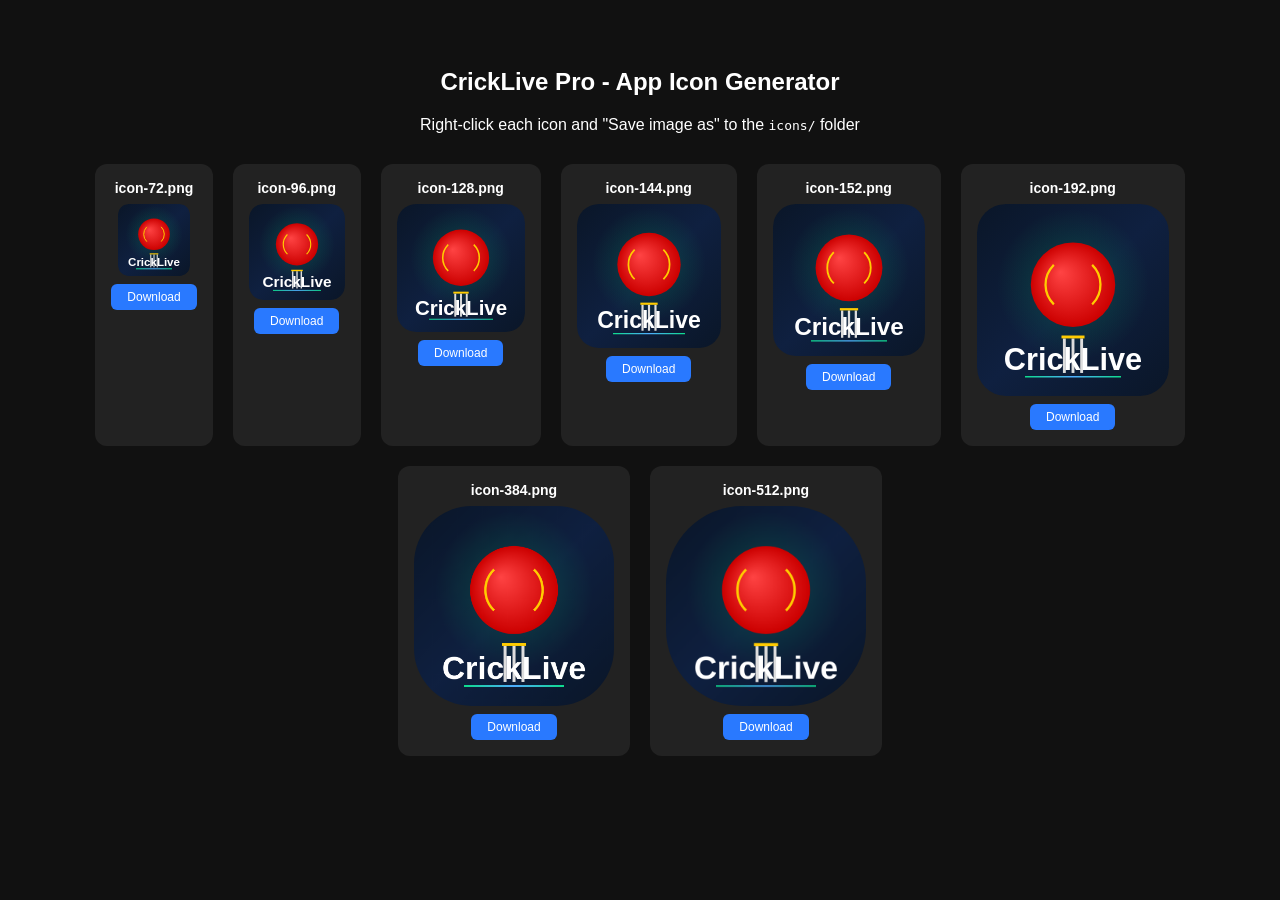
<file: generate-icons.html>
<!DOCTYPE html>
<html>
<head><title>Icon Generator</title></head>
<body style="background:#111;color:#fff;font-family:sans-serif;padding:40px;text-align:center">
<h2>CrickLive Pro - App Icon Generator</h2>
<p>Right-click each icon and "Save image as" to the <code>icons/</code> folder</p>
<div id="icons" style="display:flex;flex-wrap:wrap;gap:20px;justify-content:center;margin-top:30px"></div>
<script>
var sizes = [72, 96, 128, 144, 152, 192, 384, 512];

sizes.forEach(function(size) {
    var canvas = document.createElement('canvas');
    canvas.width = size;
    canvas.height = size;
    var ctx = canvas.getContext('2d');

    // Background gradient
    var grad = ctx.createLinearGradient(0, 0, size, size);
    grad.addColorStop(0, '#0a1628');
    grad.addColorStop(0.5, '#0f2040');
    grad.addColorStop(1, '#0a1628');
    ctx.fillStyle = grad;

    // Rounded rect background
    var r = size * 0.15;
    ctx.beginPath();
    ctx.moveTo(r, 0);
    ctx.lineTo(size - r, 0);
    ctx.quadraticCurveTo(size, 0, size, r);
    ctx.lineTo(size, size - r);
    ctx.quadraticCurveTo(size, size, size - r, size);
    ctx.lineTo(r, size);
    ctx.quadraticCurveTo(0, size, 0, size - r);
    ctx.lineTo(0, r);
    ctx.quadraticCurveTo(0, 0, r, 0);
    ctx.closePath();
    ctx.fill();

    // Cricket ball circle
    var cx = size / 2;
    var cy = size * 0.42;
    var ballR = size * 0.22;

    // Glow
    var glow = ctx.createRadialGradient(cx, cy, ballR * 0.5, cx, cy, ballR * 1.8);
    glow.addColorStop(0, 'rgba(0, 230, 118, 0.15)');
    glow.addColorStop(1, 'rgba(0, 230, 118, 0)');
    ctx.fillStyle = glow;
    ctx.fillRect(0, 0, size, size);

    // Ball
    ctx.beginPath();
    ctx.arc(cx, cy, ballR, 0, Math.PI * 2);
    var ballGrad = ctx.createRadialGradient(cx - ballR * 0.3, cy - ballR * 0.3, 0, cx, cy, ballR);
    ballGrad.addColorStop(0, '#ff4444');
    ballGrad.addColorStop(1, '#cc0000');
    ctx.fillStyle = ballGrad;
    ctx.fill();

    // Ball seam
    ctx.strokeStyle = '#ffcc00';
    ctx.lineWidth = Math.max(1, size * 0.012);
    ctx.beginPath();
    ctx.arc(cx, cy, ballR * 0.65, -0.8, 0.8);
    ctx.stroke();
    ctx.beginPath();
    ctx.arc(cx, cy, ballR * 0.65, Math.PI - 0.8, Math.PI + 0.8);
    ctx.stroke();

    // Stump lines
    var stumpW = size * 0.015;
    var stumpH = size * 0.18;
    var stumpY = cy + ballR + size * 0.06;
    ctx.fillStyle = '#ddd';
    [-1, 0, 1].forEach(function(i) {
        ctx.fillRect(cx + i * stumpW * 3 - stumpW/2, stumpY, stumpW, stumpH);
    });
    // Bails
    ctx.fillStyle = '#ffcc00';
    ctx.fillRect(cx - stumpW * 4, stumpY - stumpW, stumpW * 8, stumpW);

    // Text "CL"
    ctx.fillStyle = '#ffffff';
    ctx.font = 'bold ' + (size * 0.16) + 'px sans-serif';
    ctx.textAlign = 'center';
    ctx.textBaseline = 'middle';
    ctx.fillText('CrickLive', cx, size * 0.82);

    // Accent line
    var lineGrad = ctx.createLinearGradient(size * 0.2, 0, size * 0.8, 0);
    lineGrad.addColorStop(0, '#00e676');
    lineGrad.addColorStop(0.5, '#4facfe');
    lineGrad.addColorStop(1, '#00e676');
    ctx.strokeStyle = lineGrad;
    ctx.lineWidth = Math.max(1, size * 0.008);
    ctx.beginPath();
    ctx.moveTo(size * 0.25, size * 0.9);
    ctx.lineTo(size * 0.75, size * 0.9);
    ctx.stroke();

    // Container
    var div = document.createElement('div');
    div.style.cssText = 'background:#222;padding:16px;border-radius:12px';
    div.innerHTML = '<div style="margin-bottom:8px;font-size:14px;font-weight:bold">icon-' + size + '.png</div>';

    // Convert to downloadable
    var img = document.createElement('img');
    img.src = canvas.toDataURL('image/png');
    img.style.cssText = 'border-radius:' + (size * 0.15) + 'px;display:block;margin:0 auto';
    img.width = Math.min(size, 200);
    img.height = Math.min(size, 200);
    div.appendChild(img);

    // Download link
    var link = document.createElement('a');
    link.href = canvas.toDataURL('image/png');
    link.download = 'icon-' + size + '.png';
    link.textContent = 'Download';
    link.style.cssText = 'display:inline-block;margin-top:8px;padding:6px 16px;background:#2979ff;color:#fff;border-radius:6px;font-size:12px;text-decoration:none';
    div.appendChild(link);

    document.getElementById('icons').appendChild(div);
});
</script>
</body>
</html>
</file>
